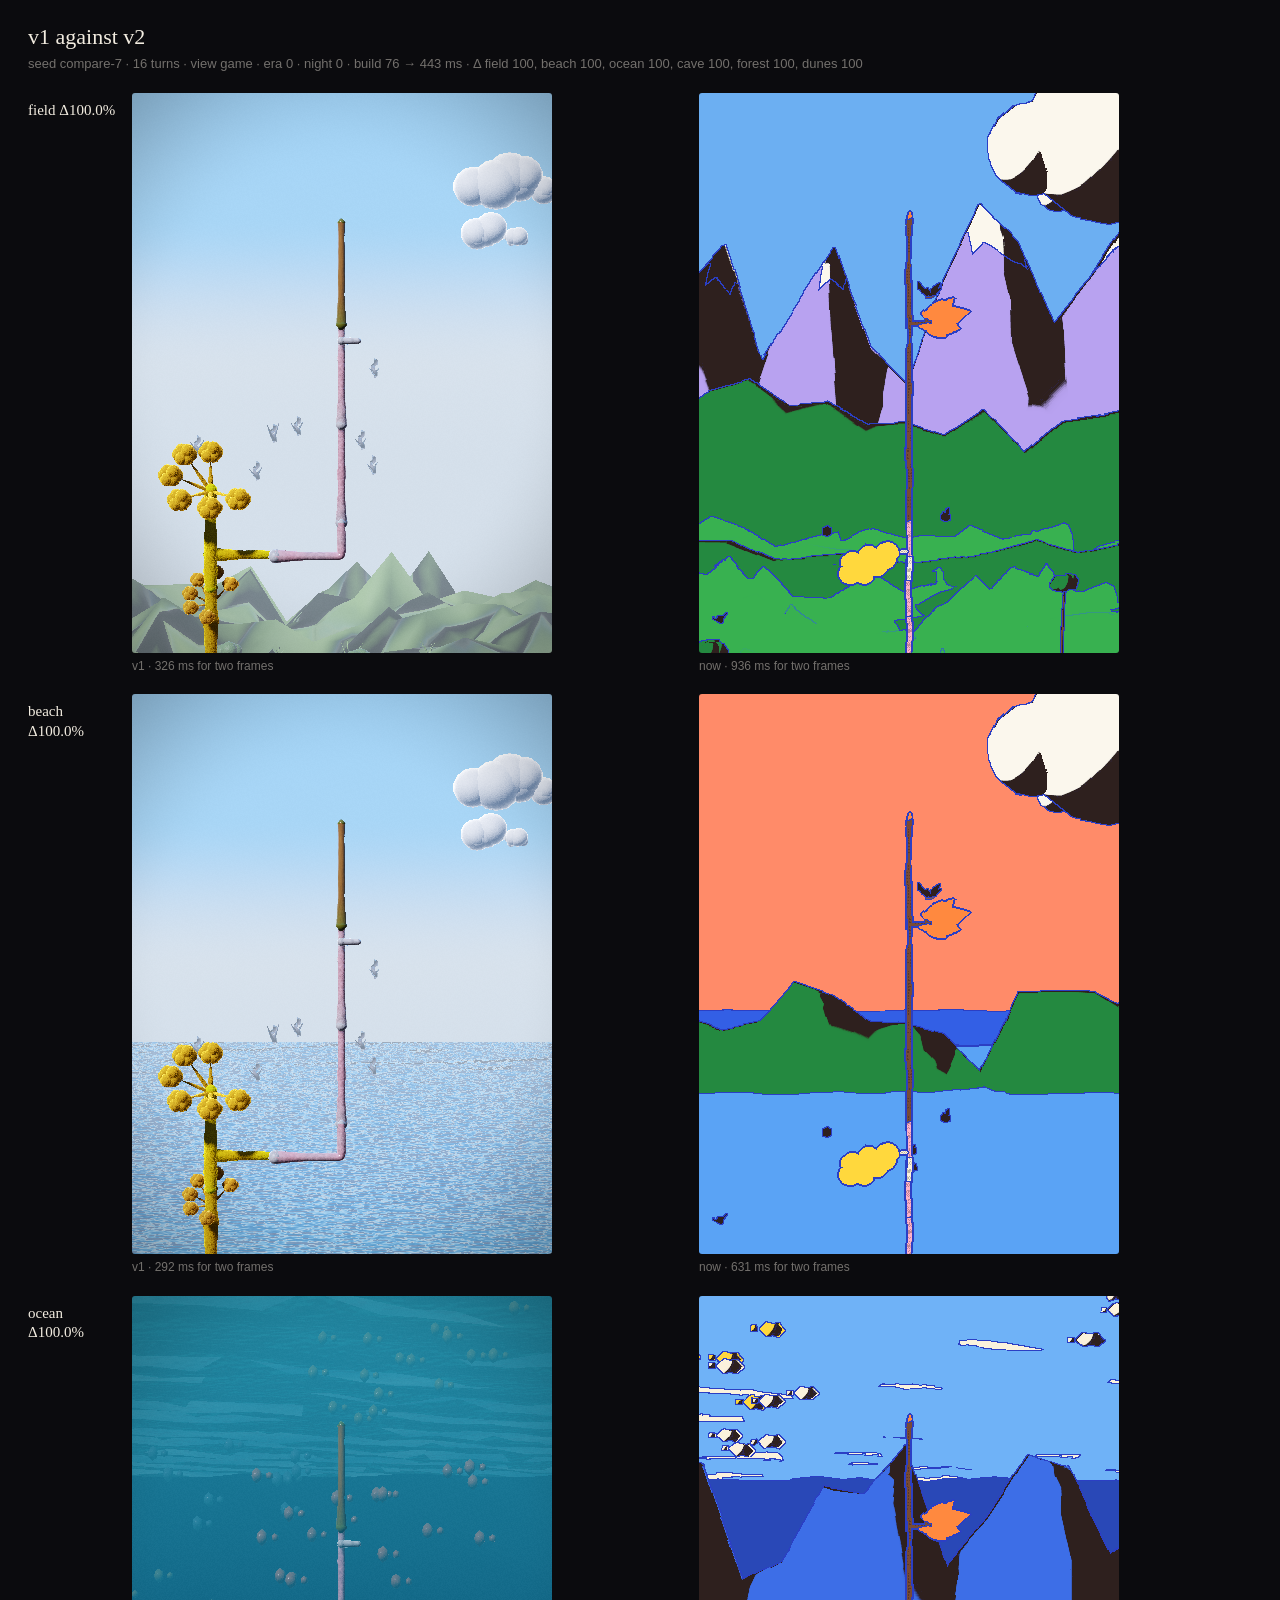
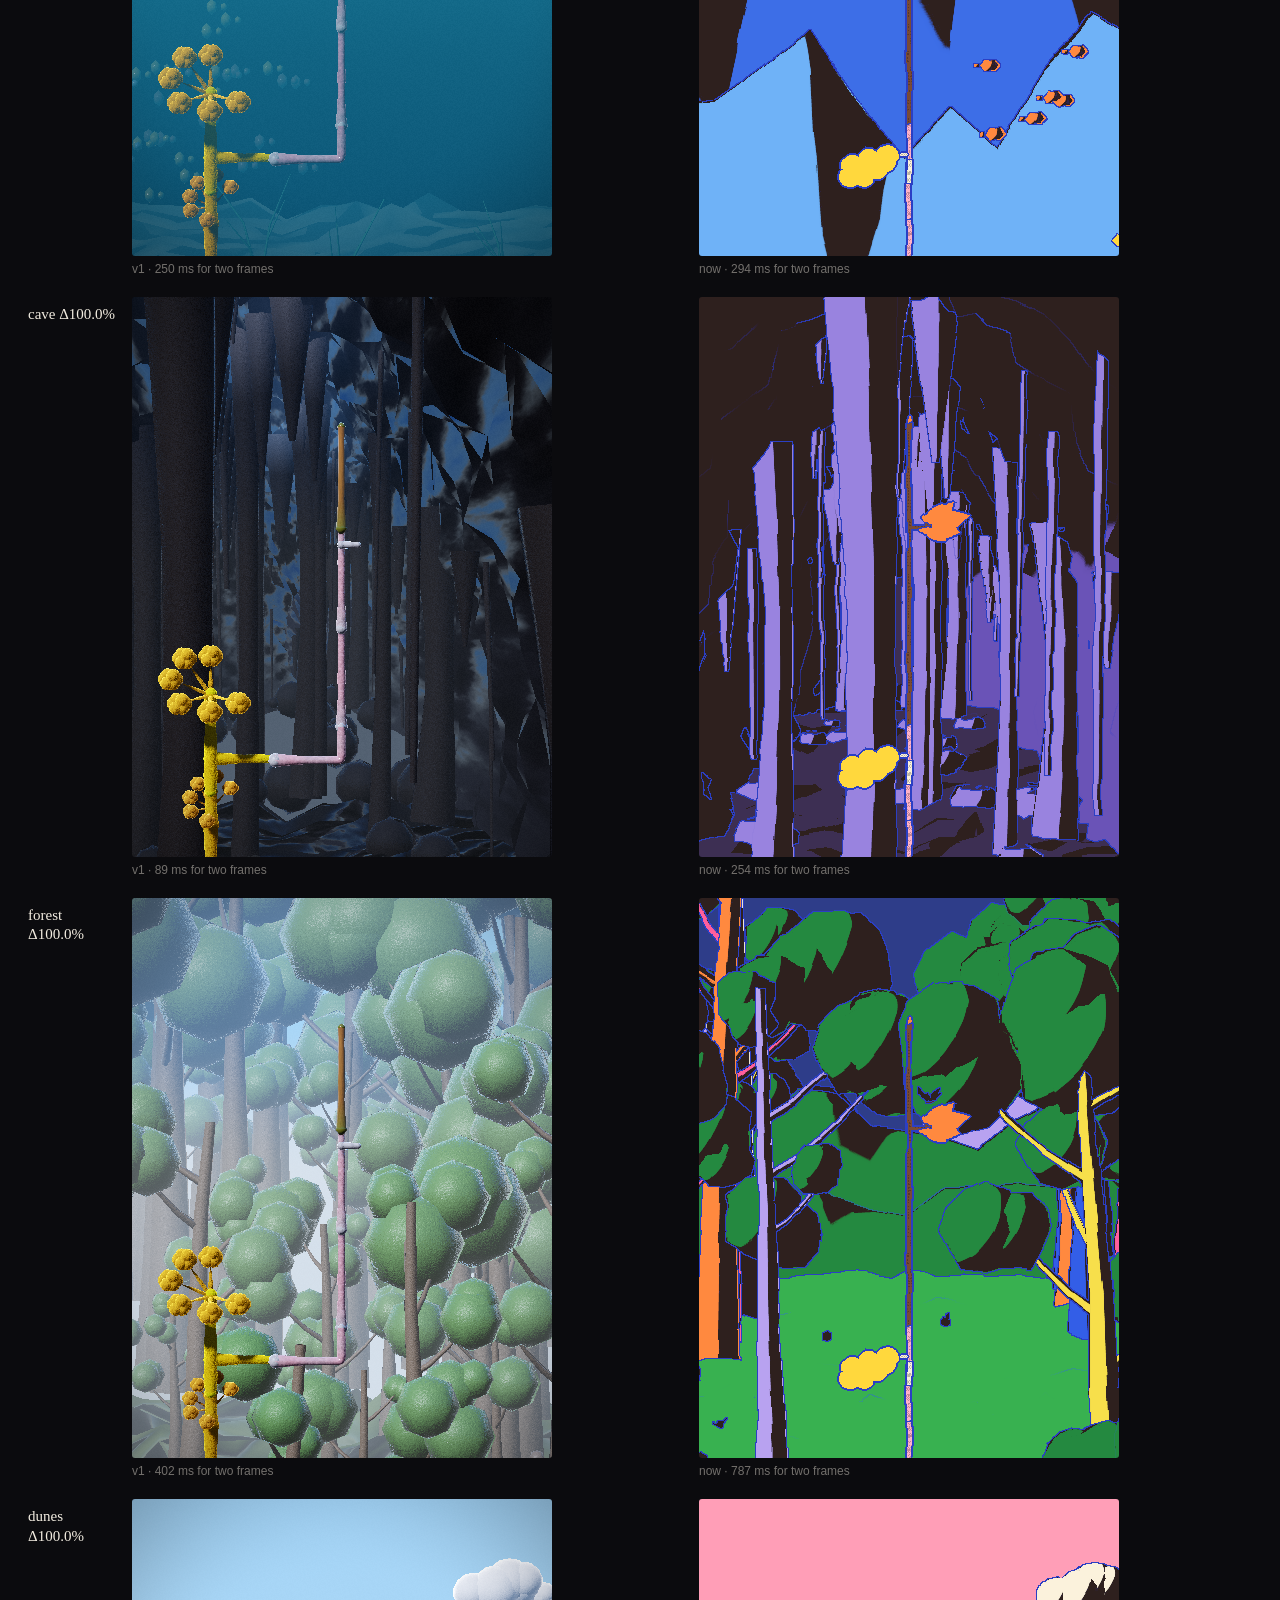
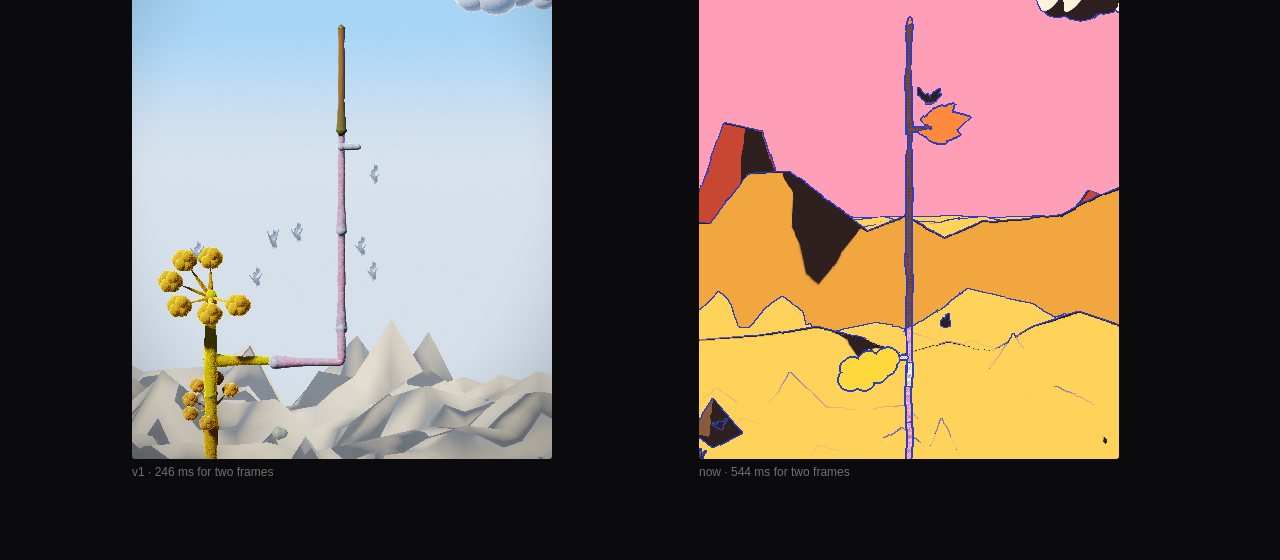
<file: compare.html>
<!doctype html>
<html lang="en">
<head>
<meta charset="utf-8">
<meta name="viewport" content="width=device-width, initial-scale=1">
<title>Flower — v1 against v2</title>
<style>
  :root { color-scheme: dark; }
  body { margin: 0; padding: 24px 28px 60px; background: #0b0b0e; color: #f2ece0;
         font: 13px/1.6 ui-sans-serif, -apple-system, "Segoe UI", Roboto, sans-serif; }
  h1 { font: 400 22px/1.2 Georgia, serif; margin: 0 0 4px; }
  #status { color: rgba(242,236,224,0.45); margin-bottom: 18px; }
  .row { display: grid; grid-template-columns: 90px 1fr 1fr; gap: 14px; align-items: start;
         margin-bottom: 18px; }
  .row h3 { font: 400 15px/1.3 Georgia, serif; margin: 8px 0 0; }
  figure { margin: 0; }
  .shot { width: 100%; max-width: 420px; aspect-ratio: 3 / 4; display: block; border-radius: 3px; }
  figcaption { color: rgba(242,236,224,0.45); font-size: 12px; margin-top: 4px; }
  @media (max-width: 700px) {
    body { padding: 16px; }
    .row { grid-template-columns: 1fr 1fr; }
    .row h3 { grid-column: 1 / -1; margin: 0; }
  }
</style>
</head>
<body>
  <h1>v1 against v2</h1>
  <div id="status">rendering…</div>
  <div id="sheet"></div>
  <script type="module" src="src/gl/devcompare.js"></script>
</body>
</html>
</file>
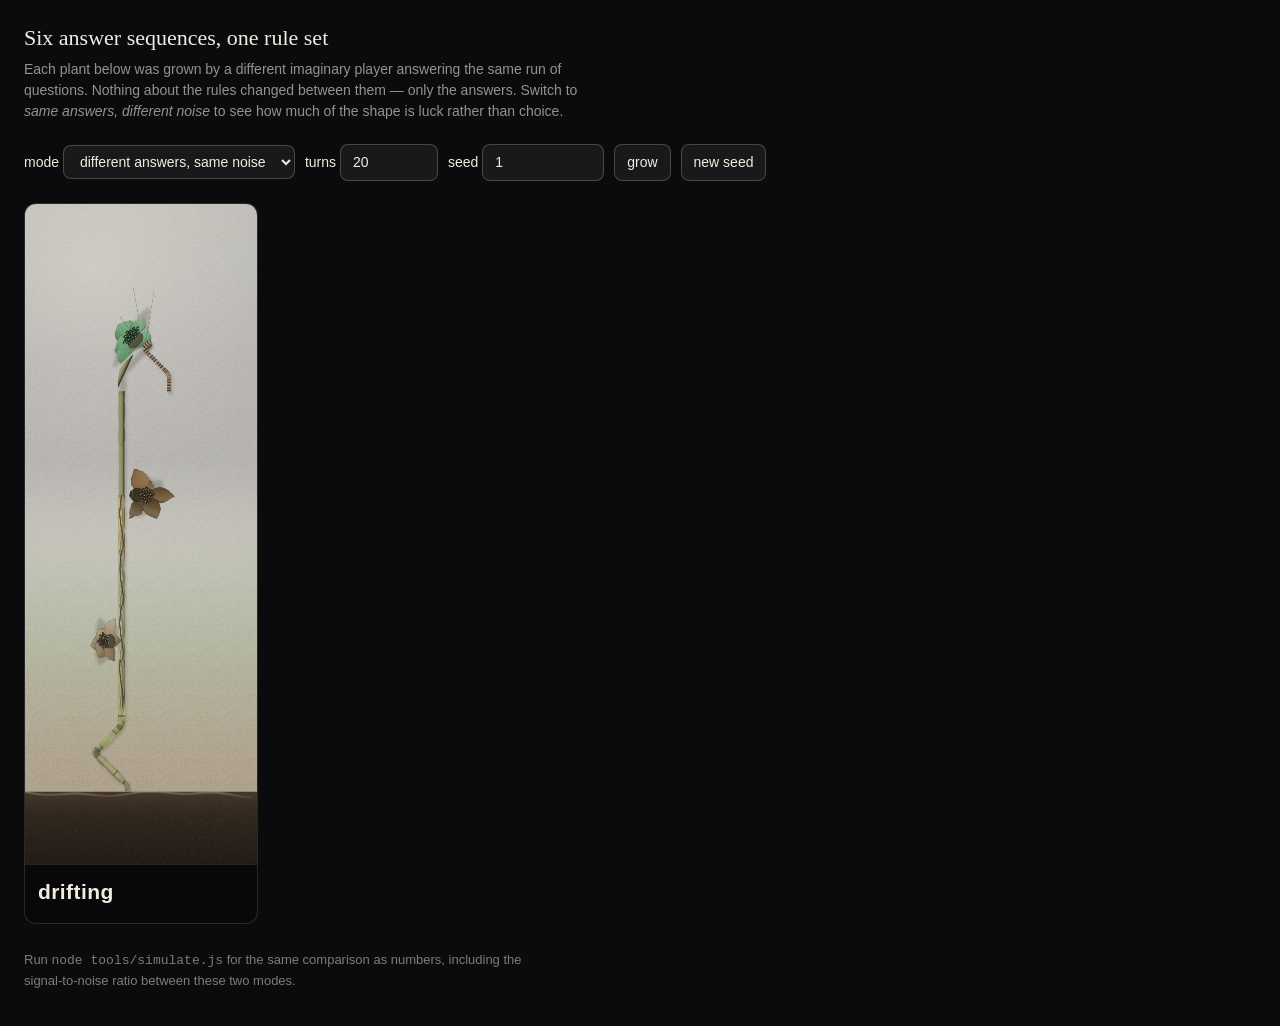
<file: dev.html>
<!doctype html>
<html lang="en">
<head>
<meta charset="utf-8">
<meta name="viewport" content="width=device-width, initial-scale=1">
<title>Flower — comparison grid</title>
<style>
  :root { color-scheme: dark; }
  body {
    margin: 0; padding: 24px;
    background: #0b0b0e; color: #f2ece0;
    font: 14px/1.5 ui-sans-serif, -apple-system, "Segoe UI", Roboto, sans-serif;
  }
  h1 { font: 400 22px/1.3 Georgia, serif; margin: 0 0 6px; }
  p.lede { margin: 0 0 22px; color: rgba(242,236,224,0.6); max-width: 74ch; }
  .controls { display: flex; gap: 10px; flex-wrap: wrap; margin-bottom: 22px; align-items: center; }
  button, select, input {
    font: inherit; color: #f2ece0; background: rgba(255,255,255,0.06);
    border: 1px solid rgba(242,236,224,0.22); border-radius: 8px; padding: 7px 12px; cursor: pointer;
  }
  button:hover { background: rgba(255,255,255,0.12); }
  .grid { display: grid; grid-template-columns: repeat(auto-fill, minmax(230px, 1fr)); gap: 16px; }
  .card { border: 1px solid rgba(242,236,224,0.14); border-radius: 12px; overflow: hidden; background: #08080a; }
  .card canvas { display: block; width: 100%; height: 660px; }
  .meta { padding: 11px 13px; border-top: 1px solid rgba(242,236,224,0.12); }
  .meta h2 { margin: 0 0 5px; font: 500 14px/1.3 inherit; letter-spacing: 0.02em; }
  .meta dl { margin: 0; display: grid; grid-template-columns: auto 1fr; gap: 2px 12px; font-size: 12px; }
  .meta dt { color: rgba(242,236,224,0.42); }
  .meta dd { margin: 0; color: rgba(242,236,224,0.78); }
  .note { margin-top: 26px; color: rgba(242,236,224,0.5); font-size: 13px; max-width: 74ch; }
</style>
</head>
<body>
  <h1>Six answer sequences, one rule set</h1>
  <p class="lede">
    Each plant below was grown by a different imaginary player answering the same
    run of questions. Nothing about the rules changed between them — only the
    answers. Switch to <em>same answers, different noise</em> to see how much of
    the shape is luck rather than choice.
  </p>

  <div class="controls">
    <label>mode
      <select id="mode">
        <option value="answers">different answers, same noise</option>
        <option value="noise">same answers, different noise</option>
      </select>
    </label>
    <label>turns <input id="turns" type="number" value="20" min="3" max="60" style="width:72px"></label>
    <label>seed <input id="seed" type="text" value="1" style="width:96px"></label>
    <button id="regrow">grow</button>
    <button id="shuffle">new seed</button>
  </div>

  <div class="grid" id="grid"></div>

  <p class="note">
    Run <code>node tools/simulate.js</code> for the same comparison as numbers,
    including the signal-to-noise ratio between these two modes.
  </p>

  <script type="module" src="src/dev.js"></script>
</body>
</html>
</file>
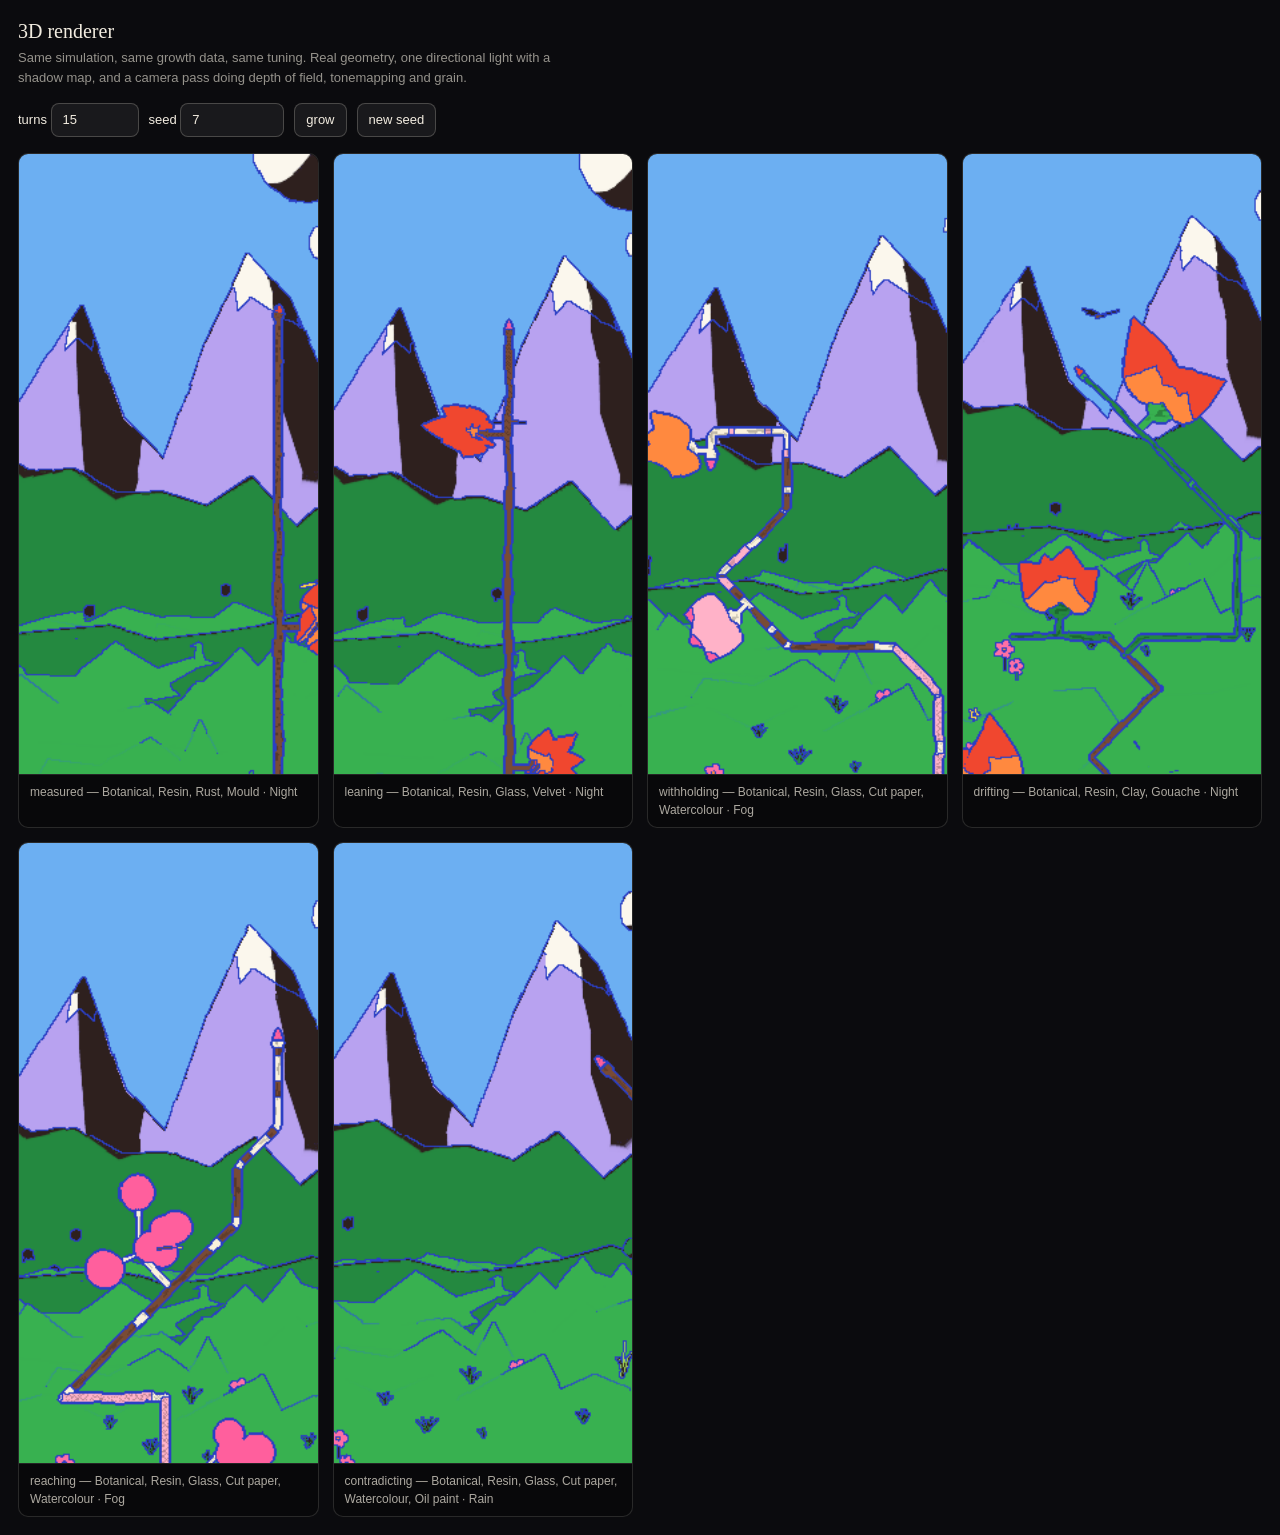
<file: gl.html>
<!doctype html>
<html lang="en">
<head>
<meta charset="utf-8">
<meta name="viewport" content="width=device-width, initial-scale=1">
<title>Flower — 3D renderer</title>
<style>
  :root { color-scheme: dark; }
  body { margin:0; padding:18px; background:#0b0b0e; color:#f2ece0;
         font:13px/1.5 ui-sans-serif,-apple-system,"Segoe UI",Roboto,sans-serif; }
  h1 { font:400 20px/1.3 Georgia,serif; margin:0 0 4px; }
  p { color:rgba(242,236,224,0.6); margin:0 0 16px; max-width:74ch; }
  .controls { display:flex; gap:10px; flex-wrap:wrap; margin-bottom:16px; align-items:center; }
  button, select, input { font:inherit; color:#f2ece0; background:rgba(255,255,255,0.06);
    border:1px solid rgba(242,236,224,0.22); border-radius:8px; padding:6px 11px; cursor:pointer; }
  .grid { display:grid; grid-template-columns:repeat(auto-fill,minmax(300px,1fr)); gap:14px; }
  .card { border:1px solid rgba(242,236,224,0.14); border-radius:10px; overflow:hidden; background:#08080a; }
  .card canvas { display:block; width:100%; height:620px; }
  .card .lbl { padding:8px 11px; border-top:1px solid rgba(242,236,224,0.12); font-size:12px;
               color:rgba(242,236,224,0.7); }
  #err { color:#ef8a7a; white-space:pre-wrap; font-family:ui-monospace,monospace; font-size:12px; }
</style>
</head>
<body>
  <h1>3D renderer</h1>
  <p>
    Same simulation, same growth data, same tuning. Real geometry, one directional
    light with a shadow map, and a camera pass doing depth of field, tonemapping
    and grain.
  </p>
  <div class="controls">
    <label>turns <input id="turns" type="number" value="15" min="2" max="40" style="width:64px"></label>
    <label>seed <input id="seed" type="text" value="7" style="width:80px"></label>
    <button id="go">grow</button>
    <button id="shuffle">new seed</button>
  </div>
  <div id="err"></div>
  <div class="grid" id="grid"></div>
  <script type="module" src="src/gl/devgl.js"></script>
</body>
</html>
</file>
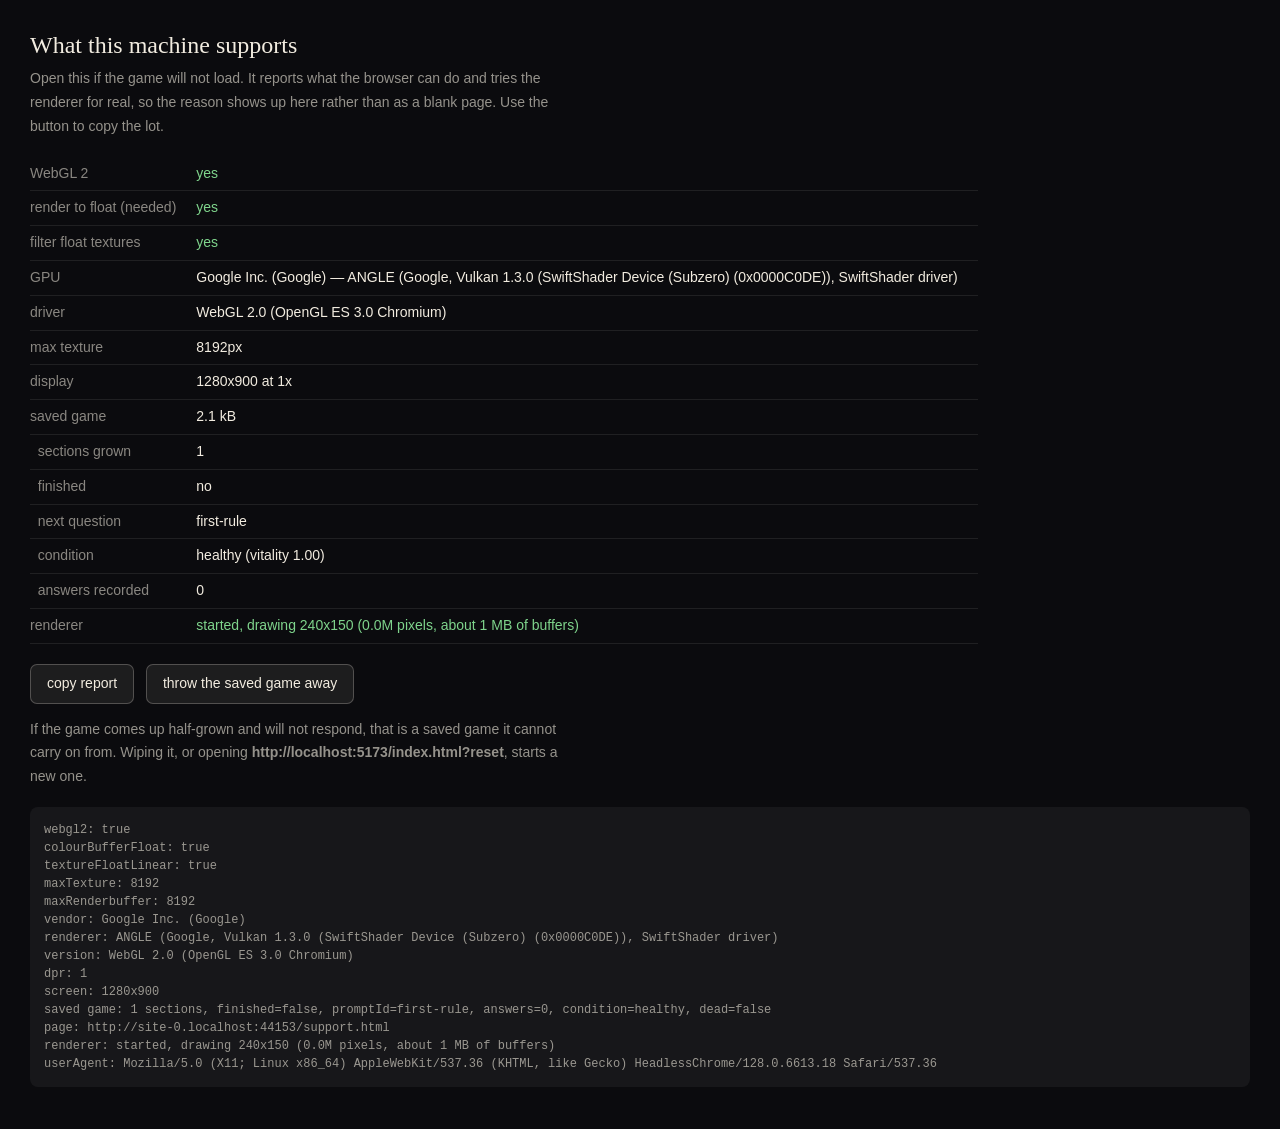
<file: support.html>
<!doctype html>
<html lang="en">
<head>
<meta charset="utf-8">
<meta name="viewport" content="width=device-width, initial-scale=1">
<title>Flower — what this machine supports</title>
<style>
  :root { color-scheme: dark; }
  body { margin: 0; padding: 30px; background: #0b0b0e; color: #f2ece0;
         font: 14px/1.7 ui-sans-serif, -apple-system, "Segoe UI", Roboto, sans-serif; }
  h1 { font: 400 24px/1.3 Georgia, serif; margin: 0 0 6px; }
  p { color: rgba(242,236,224,0.6); max-width: 70ch; margin: 0 0 18px; }
  table { border-collapse: collapse; margin: 0 0 20px; }
  td { padding: 5px 20px 5px 0; vertical-align: top; border-bottom: 1px solid rgba(242,236,224,0.09); }
  td:first-child { color: rgba(242,236,224,0.55); white-space: nowrap; }
  .ok { color: #7fd48c; } .bad { color: #ef8a7a; }
  button { font: inherit; padding: 7px 16px; border-radius: 7px; cursor: pointer;
           border: 1px solid rgba(242,236,224,0.25); background: rgba(242,236,224,0.08); color: inherit; }
  pre { white-space: pre-wrap; font: 12px/1.5 ui-monospace, monospace; margin-top: 16px;
        background: rgba(255,255,255,0.05); padding: 14px; border-radius: 8px;
        color: rgba(242,236,224,0.6); }
</style>
</head>
<body>
  <h1>What this machine supports</h1>
  <p>
    Open this if the game will not load. It reports what the browser can do and
    tries the renderer for real, so the reason shows up here rather than as a
    blank page. Use the button to copy the lot.
  </p>
  <div id="out">checking…</div>
  <button id="copy">copy report</button>
  <button id="wipe" style="margin-left:8px">throw the saved game away</button>
  <p style="margin-top:14px">
    If the game comes up half-grown and will not respond, that is a saved game
    it cannot carry on from. Wiping it, or opening
    <b>http://localhost:5173/index.html?reset</b>, starts a new one.
  </p>
  <pre id="raw"></pre>

  <script type="module">
    import { support } from './src/gl/glutil.js';
    import { Renderer3D } from './src/gl/renderer3d.js';

    const s = support();
    const rows = [];
    const yes = (v) => `<span class="${v ? 'ok' : 'bad'}">${v ? 'yes' : 'no'}</span>`;

    rows.push(['WebGL 2', yes(s.webgl2)]);
    if (s.webgl2) {
      rows.push(['render to float (needed)', yes(s.colourBufferFloat)]);
      rows.push(['filter float textures', yes(s.textureFloatLinear)]);
      rows.push(['GPU', `${s.vendor} — ${s.renderer}`]);
      rows.push(['driver', s.version]);
      rows.push(['max texture', `${s.maxTexture}px`]);
      rows.push(['display', `${s.screen} at ${s.dpr}x`]);
    }

    // What the saved game actually holds. "It always starts from the same
    // half-grown plant and pressing does nothing" is a description of a save,
    // not of a renderer, and there was no way to see one from outside the game.
    try {
      const raw = localStorage.getItem('flower.save.v1');
      if (!raw) {
        rows.push(['saved game', 'none — the next visit starts fresh']);
      } else {
        const p = JSON.parse(raw);
        const sections = p.plant?.sections?.length ?? 0;
        const vit = p.vit;
        rows.push(['saved game', `${(raw.length / 1024).toFixed(1)} kB`]);
        rows.push(['&nbsp;&nbsp;sections grown', String(sections)]);
        rows.push(['&nbsp;&nbsp;finished', p.finished
          ? `<span class="bad">yes (${p.ending || 'unknown'}) — it shows the ending, not a prompt</span>`
          : 'no']);
        rows.push(['&nbsp;&nbsp;next question', p.promptId
          ? p.promptId
          : '<span class="bad">none stored — nothing to answer</span>']);
        if (vit) {
          rows.push(['&nbsp;&nbsp;condition', vit.dead
            ? `<span class="bad">dead — the game is over, not stuck</span>`
            : `${vit.condition} (vitality ${Number(vit.vitality).toFixed(2)})`]);
        }
        rows.push(['&nbsp;&nbsp;answers recorded', String(p.history?.length ?? 0)]);
      }
    } catch (e) {
      rows.push(['saved game', `<span class="bad">unreadable: ${e.message}</span>`]);
    }

    // and the real thing: build the renderer and draw one frame
    let live = 'not attempted';
    try {
      const c = document.createElement('canvas');
      c.style.cssText = 'width:320px;height:200px;position:fixed;left:-9999px';
      document.body.append(c);
      const r = new Renderer3D(c);
      const px = r.pw * r.ph;
      live = `started, drawing ${r.pw}x${r.ph} (${(px / 1e6).toFixed(1)}M pixels, `
        + `about ${Math.round(px * 20 / 1e6)} MB of buffers)`;
      rows.push(['renderer', `<span class="ok">${live}</span>`]);
    } catch (e) {
      live = e.message;
      rows.push(['renderer', `<span class="bad">${e.message}</span>`]);
    }

    document.getElementById('out').innerHTML =
      `<table>${rows.map(([k, v]) => `<tr><td>${k}</td><td>${v}</td></tr>`).join('')}</table>`;

    const savedRaw = (() => {
      try { return localStorage.getItem('flower.save.v1'); } catch { return null; }
    })();
    const savedSummary = (() => {
      if (!savedRaw) return 'saved game: none';
      try {
        const p = JSON.parse(savedRaw);
        return `saved game: ${p.plant?.sections?.length ?? 0} sections, `
          + `finished=${!!p.finished}, promptId=${p.promptId || 'none'}, `
          + `answers=${p.history?.length ?? 0}, condition=${p.vit?.condition}, dead=${!!p.vit?.dead}`;
      } catch (e) { return `saved game: unreadable (${e.message})`; }
    })();

    const report = [
      ...Object.entries(s).map(([k, v]) => `${k}: ${v}`),
      savedSummary,
      `page: ${location.href}`,
      `renderer: ${live}`,
      `userAgent: ${navigator.userAgent}`,
    ].join('\n');
    document.getElementById('raw').textContent = report;
    document.getElementById('wipe').onclick = () => {
      try {
        localStorage.removeItem('flower.save.v1');
        document.getElementById('wipe').textContent = 'gone — reload the game';
      } catch (e) {
        document.getElementById('wipe').textContent = `could not: ${e.message}`;
      }
    };

    document.getElementById('copy').onclick = async () => {
      try {
        await navigator.clipboard.writeText(report);
        document.getElementById('copy').textContent = 'copied';
      } catch {
        document.getElementById('copy').textContent = 'select the text below instead';
      }
    };
  </script>
</body>
</html>
</file>
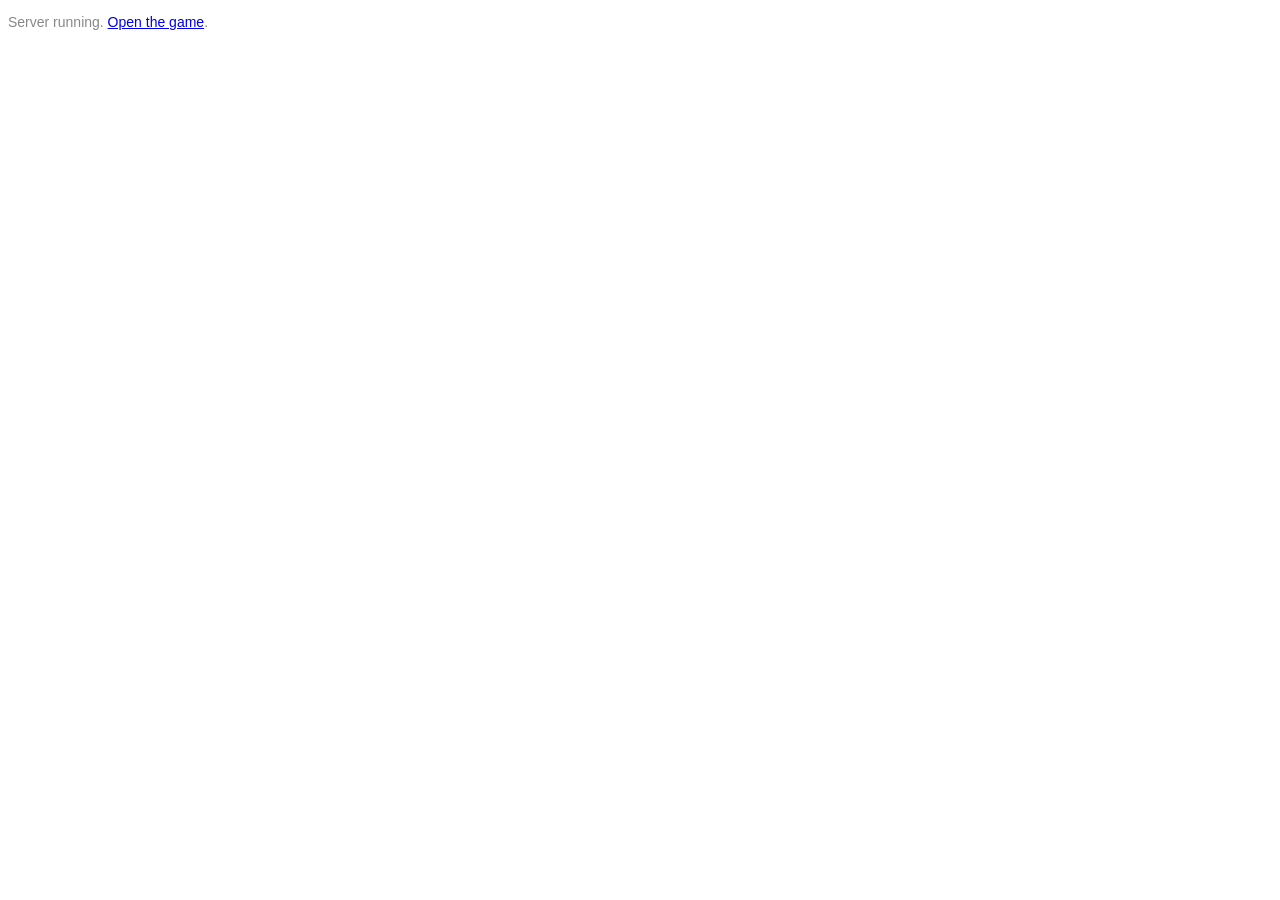
<file: tools/quiet.html>
<!doctype html>
<meta charset="utf-8">
<title>Flower — server up</title>
<!-- What / serves under the flower-quiet launch configuration: the server,
     without the game starting in the preview. -->
<p style="font: 14px sans-serif; color: #888">Server running. <a href="/index.html">Open the game</a>.</p>
</file>
